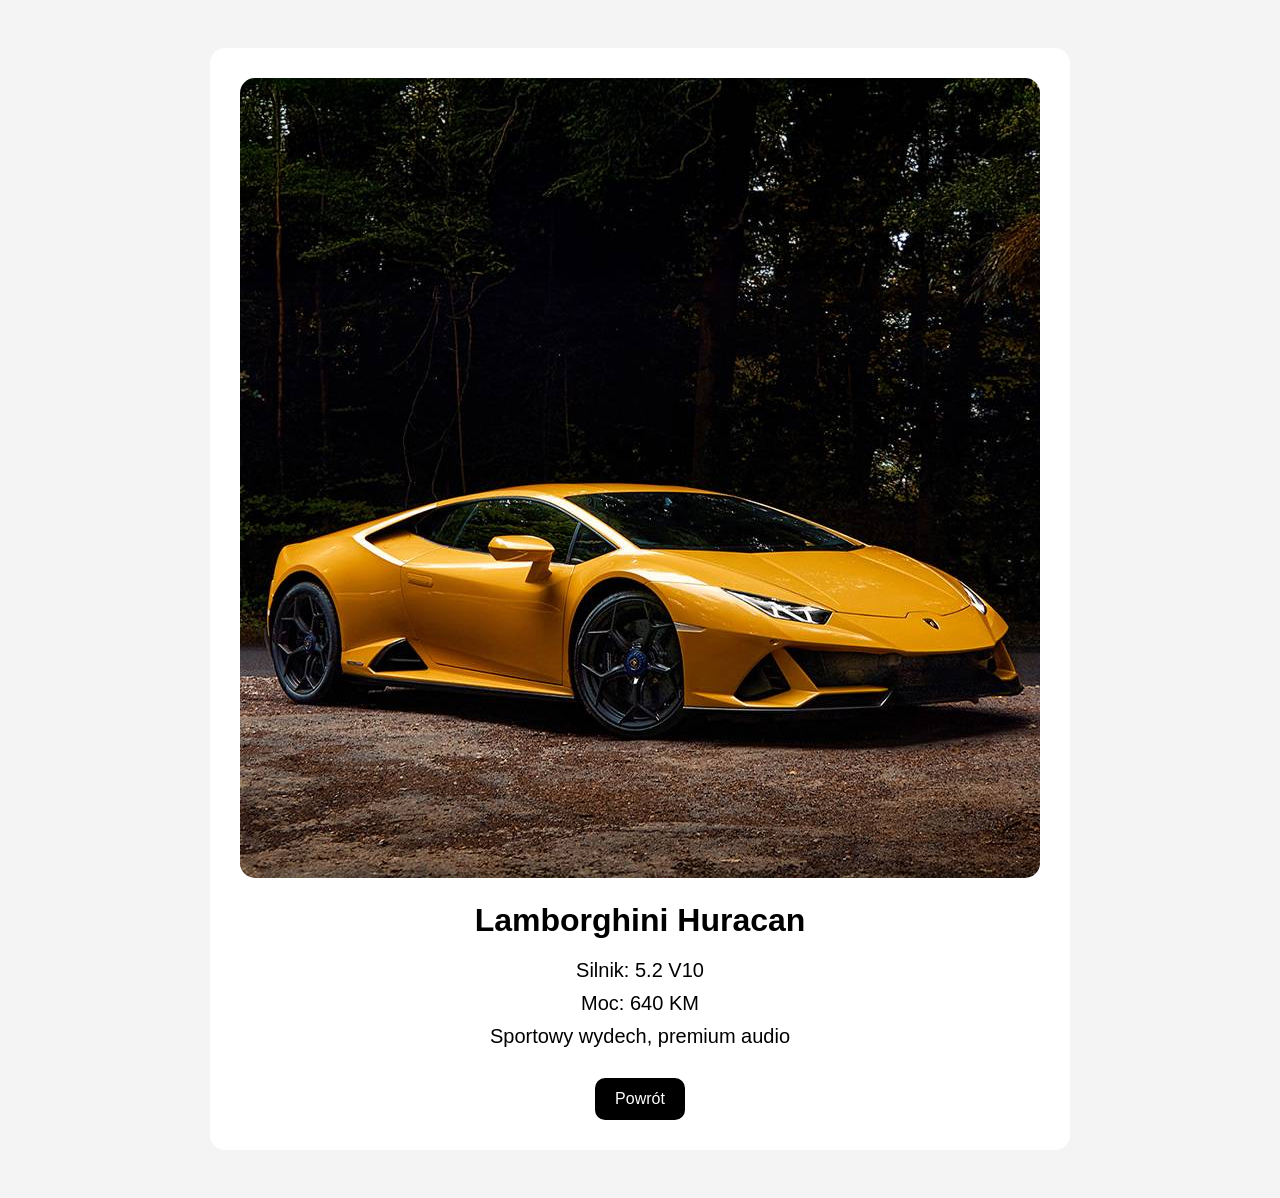
<file: supercar.html>
<!DOCTYPE html>
<html lang="pl">
<head>
  <meta charset="UTF-8">
  <title>Lamborghini Huracan</title>

  <style>

    body {
      font-family: Arial;
      background: #f4f4f4;
      text-align: center;
      padding: 40px;
    }

    .box {
      background: white;
      max-width: 800px;
      margin: auto;
      padding: 30px;
      border-radius: 15px;
    }

    img {
      width: 100%;
      border-radius: 15px;
    }

    h1 {
      margin: 20px 0;
    }

    p {
      font-size: 20px;
      margin: 10px 0;
    }

    a {
      display: inline-block;
      margin-top: 20px;
      padding: 12px 20px;
      background: black;
      color: white;
      text-decoration: none;
      border-radius: 10px;
    }

  </style>
</head>
<body>

  <div class="box">

    <img src="image.png">

    <h1>Lamborghini Huracan</h1>

    <p>Silnik: 5.2 V10</p>

    <p>Moc: 640 KM</p>

    <p>Sportowy wydech, premium audio</p>

    <a href="index.html">
      Powrót
    </a>

  </div>

</body>
</html>
</file>
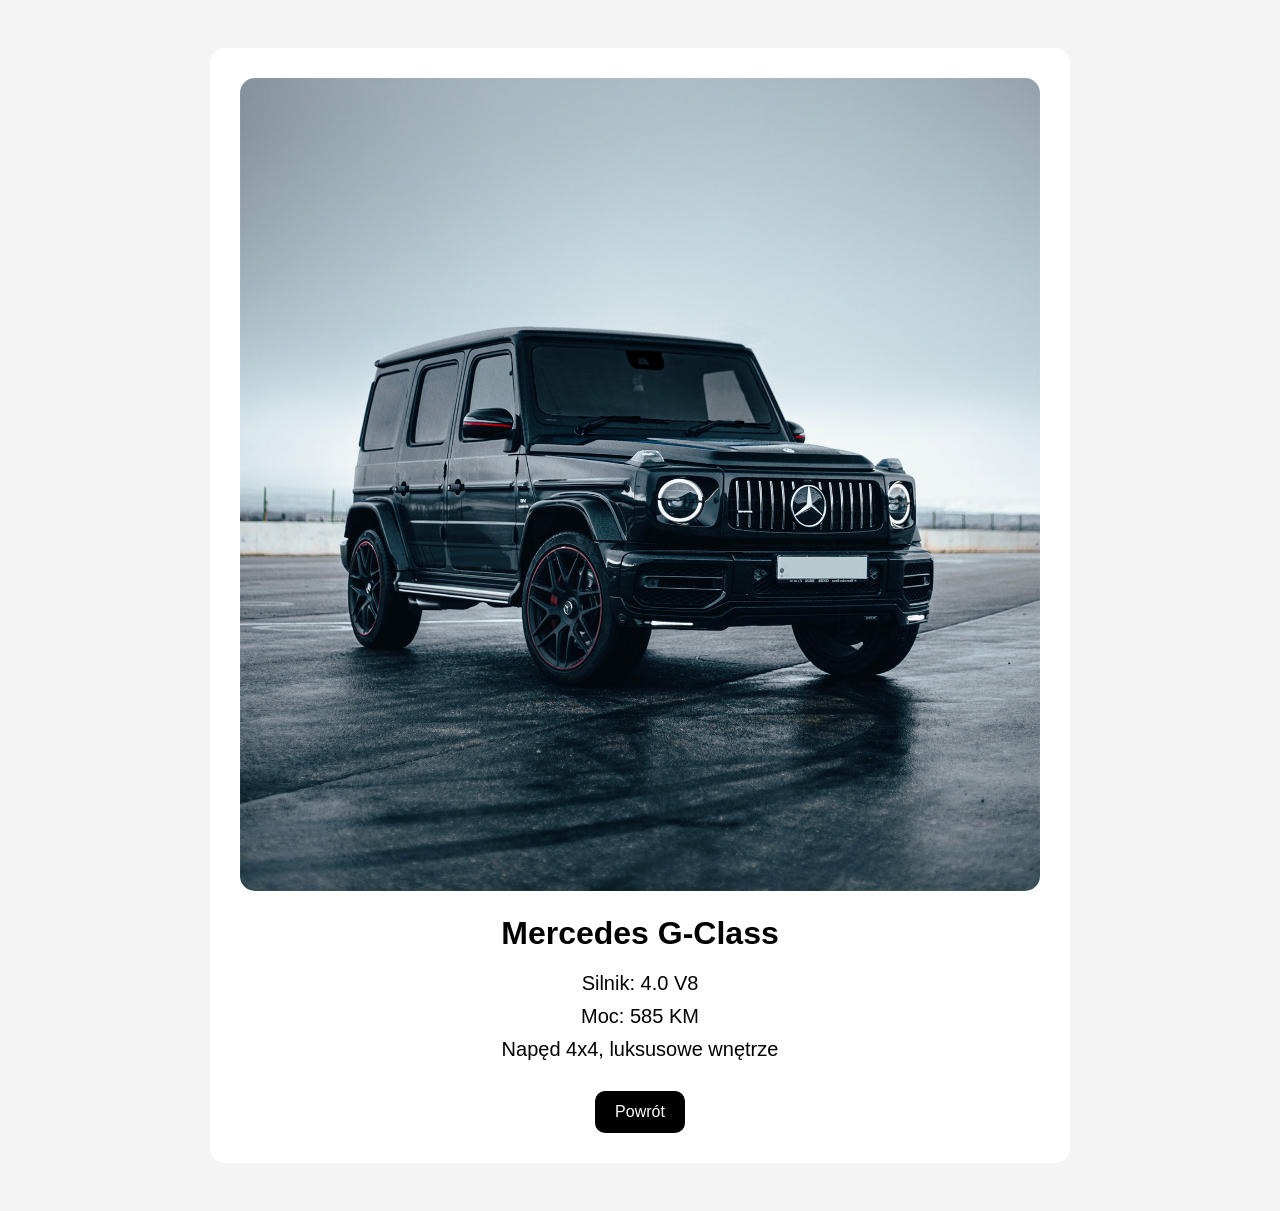
<file: suv.html>
<!DOCTYPE html>
<html lang="pl">
<head>
  <meta charset="UTF-8">
  <title>Mercedes G-Class</title>

  <style>

    body {
      font-family: Arial;
      background: #f4f4f4;
      text-align: center;
      padding: 40px;
    }

    .box {
      background: white;
      max-width: 800px;
      margin: auto;
      padding: 30px;
      border-radius: 15px;
    }

    img {
      width: 100%;
      border-radius: 15px;
    }

    h1 {
      margin: 20px 0;
    }

    p {
      font-size: 20px;
      margin: 10px 0;
    }

    a {
      display: inline-block;
      margin-top: 20px;
      padding: 12px 20px;
      background: black;
      color: white;
      text-decoration: none;
      border-radius: 10px;
    }

  </style>
</head>
<body>

  <div class="box">

    <img src="image(1).png">

    <h1>Mercedes G-Class</h1>

    <p>Silnik: 4.0 V8</p>

    <p>Moc: 585 KM</p>

    <p>Napęd 4x4, luksusowe wnętrze</p>

    <a href="index.html">
      Powrót
    </a>

  </div>

</body>
</html>
</file>
